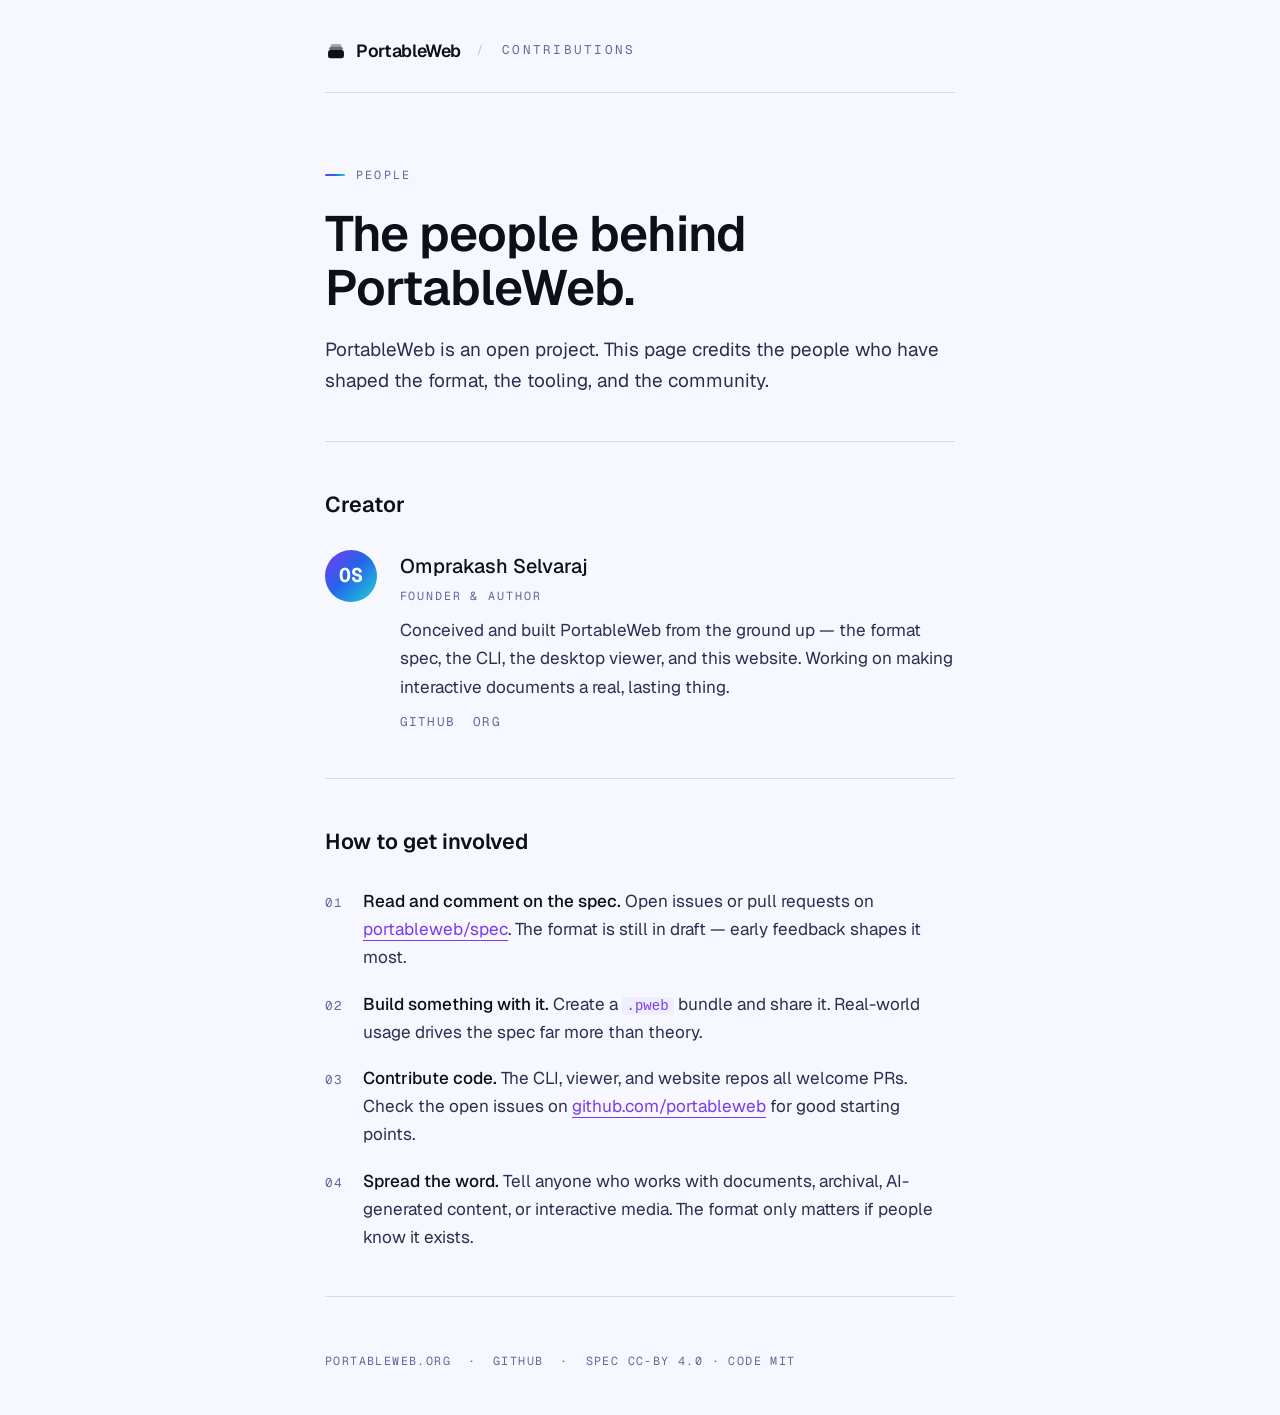
<file: docs/contributions/index.html>
<!DOCTYPE html>
<html lang="en">
<head>
  <meta charset="utf-8">
  <meta name="viewport" content="width=device-width, initial-scale=1">
  <title>Contributions &mdash; PortableWeb</title>
  <meta name="robots" content="noindex, nofollow">
  <link rel="icon" href="/icons/icon.svg" type="image/svg+xml">

  <link rel="preconnect" href="https://fonts.googleapis.com">
  <link rel="preconnect" href="https://fonts.gstatic.com" crossorigin>
  <link href="https://fonts.googleapis.com/css2?family=Geist:wght@400;500;600;700&family=Geist+Mono:wght@400;500;600&display=swap" rel="stylesheet">

  <style>
    :root {
      --ink:        #0f0f1a;
      --ink-soft:   #2d2d50;
      --paper:      #f7f8ff;
      --surface:    #edeeff;
      --border:     rgba(15,15,26,0.12);
      --accent:     #7c3aed;
      --muted:      #6565a0;
      --gradient:   linear-gradient(135deg, #7c3aed 0%, #2563eb 46%, #20d6d2 100%);
      --serif:      "Geist", ui-sans-serif, system-ui, -apple-system, sans-serif;
      --sans:       "Geist", ui-sans-serif, system-ui, -apple-system, sans-serif;
      --mono:       "Geist Mono", ui-monospace, "SFMono-Regular", Menlo, Consolas, monospace;
    }
    @media (prefers-color-scheme: dark) {
      :root {
        --ink:      #e8e8ff;
        --ink-soft: #b0b0d8;
        --paper:    #08080f;
        --surface:  #0f0f1e;
        --border:   rgba(232,232,255,0.1);
        --muted:    #7070a8;
      }
    }

    *, *::before, *::after { box-sizing: border-box; margin: 0; padding: 0; }

    html, body {
      background: var(--paper);
      color: var(--ink);
      font-family: var(--serif);
      font-size: 18px;
      line-height: 1.65;
      -webkit-font-smoothing: antialiased;
      min-height: 100vh;
    }

    a { color: var(--accent); text-decoration: none; border-bottom: 1px solid currentColor; transition: opacity 0.15s; }
    a:hover { opacity: 0.7; }

    /* Scrollbar */
    * { scrollbar-width: thin; scrollbar-color: var(--muted) transparent; }
    ::-webkit-scrollbar { width: 13px; height: 13px; }
    ::-webkit-scrollbar-track { background: transparent; }
    ::-webkit-scrollbar-thumb {
      background-color: var(--muted);
      border-radius: 10px;
      border: 3px solid var(--paper);
      background-clip: padding-box;
    }
    ::-webkit-scrollbar-thumb:hover { background-color: var(--ink-soft); }
    ::-webkit-scrollbar-corner { background: transparent; }

    .wrap { max-width: 720px; margin: 0 auto; padding: 0 clamp(1.25rem, 4vw, 2.5rem); }

    /* Header */
    header.site {
      padding: 2rem 0 1.5rem;
      display: flex;
      align-items: center;
      gap: 0.6rem;
      font-family: var(--mono);
      font-size: 0.7rem;
      letter-spacing: 0.18em;
      text-transform: uppercase;
      color: var(--muted);
      border-bottom: 1px solid var(--border);
    }
    .site-home { color: var(--muted); border-bottom: none; display: flex; align-items: center; gap: 0.5rem; }
    .site-home:hover { color: var(--ink); opacity: 1; }
    .site-glyph { width: 22px; height: 22px; color: var(--ink); display: block; flex-shrink: 0; }
    .site-word { font-family: "Geist", var(--sans); font-size: 0.98rem; font-weight: 600; letter-spacing: -0.02em; text-transform: none; color: var(--ink); }
    .sep { margin: 0 0.25rem; opacity: 0.4; }

    /* Page */
    .page-header {
      padding: clamp(3rem, 8vh, 5rem) 0 2.5rem;
      border-bottom: 1px solid var(--border);
    }

    .eyebrow {
      font-family: var(--mono);
      font-size: 0.65rem;
      letter-spacing: 0.2em;
      text-transform: uppercase;
      color: var(--muted);
      display: flex;
      align-items: center;
      gap: 0.6rem;
      margin-bottom: 1.25rem;
    }
    .eyebrow::before {
      content: "";
      width: 20px; height: 2px;
      background: var(--gradient);
      border-radius: 2px;
    }

    h1 {
      font-size: clamp(2rem, 5vw, 2.75rem);
      font-weight: 600;
      font-style: normal;
      letter-spacing: -0.02em;
      line-height: 1.1;
      margin-bottom: 1rem;
    }

    .page-lede {
      font-size: 1.05rem;
      color: var(--ink-soft);
      max-width: 34em;
    }

    /* Sections */
    section {
      padding: 2.5rem 0;
      border-bottom: 1px solid var(--border);
    }
    section:last-child { border-bottom: none; }

    h2 {
      font-size: 1.2rem;
      font-weight: 600;
      font-style: normal;
      margin-bottom: 1.5rem;
      color: var(--ink);
    }

    /* Person card */
    .person {
      display: flex;
      align-items: flex-start;
      gap: 1.25rem;
    }

    .person-avatar {
      width: 52px;
      height: 52px;
      border-radius: 50%;
      background: var(--gradient);
      flex-shrink: 0;
      display: flex;
      align-items: center;
      justify-content: center;
      font-family: var(--mono);
      font-size: 1.1rem;
      font-weight: 700;
      color: #fff;
      letter-spacing: -0.02em;
    }

    .person-info { flex: 1; }

    .person-name {
      font-size: 1.1rem;
      font-weight: 500;
      margin-bottom: 0.2rem;
    }

    .person-role {
      font-family: var(--mono);
      font-size: 0.65rem;
      letter-spacing: 0.16em;
      text-transform: uppercase;
      color: var(--muted);
      margin-bottom: 0.6rem;
    }

    .person-bio {
      font-size: 0.95rem;
      color: var(--ink-soft);
    }

    .person-links {
      display: flex;
      gap: 1rem;
      margin-top: 0.6rem;
      flex-wrap: wrap;
    }

    .person-links a {
      font-family: var(--mono);
      font-size: 0.7rem;
      letter-spacing: 0.1em;
      text-transform: uppercase;
      color: var(--muted);
      border-bottom: 1px solid transparent;
      transition: color 0.15s, border-color 0.15s;
    }
    .person-links a:hover { color: var(--accent); border-bottom-color: currentColor; opacity: 1; }

    /* How to contribute */
    .contrib-ways { display: flex; flex-direction: column; gap: 1rem; margin-top: 0.5rem; }

    .contrib-way {
      display: grid;
      grid-template-columns: 2ch 1fr;
      gap: 0.75rem;
      align-items: baseline;
    }

    .contrib-num {
      font-family: var(--mono);
      font-size: 0.7rem;
      color: var(--muted);
      letter-spacing: 0.1em;
    }

    .contrib-text { font-size: 0.95rem; color: var(--ink-soft); }
    .contrib-text strong { color: var(--ink); font-weight: 500; }

    /* Footer */
    footer {
      padding: 3rem 0 2.5rem;
      font-family: var(--mono);
      font-size: 0.65rem;
      letter-spacing: 0.12em;
      text-transform: uppercase;
      color: var(--muted);
    }
    footer a { color: var(--muted); border-bottom: 1px solid transparent; }
    footer a:hover { color: var(--ink); border-bottom-color: currentColor; opacity: 1; }

    @media (prefers-reduced-motion: reduce) {
      *, *::before, *::after { transition: none !important; }
    }
  </style>
</head>
<body>
<div class="wrap">

  <header class="site">
    <a class="site-home" href="/">
      <svg class="site-glyph" viewBox="0 0 36 36" aria-hidden="true"><rect x="9" y="6.5" width="18" height="5" rx="2.5" fill="currentColor" opacity="0.32"></rect><rect x="7" y="11" width="22" height="6" rx="3" fill="currentColor" opacity="0.6"></rect><rect x="5" y="16.5" width="26" height="13.5" rx="4" fill="currentColor"></rect></svg>
      <span class="site-word">PortableWeb</span>
    </a>
    <span class="sep">/</span>
    <span>Contributions</span>
  </header>

  <div class="page-header">
    <p class="eyebrow">People</p>
    <h1>The people behind PortableWeb.</h1>
    <p class="page-lede">
      PortableWeb is an open project. This page credits the people who have
      shaped the format, the tooling, and the community.
    </p>
  </div>

  <section>
    <h2>Creator</h2>
    <div class="person">
      <div class="person-avatar" aria-hidden="true">OS</div>
      <div class="person-info">
        <div class="person-name">Omprakash Selvaraj</div>
        <div class="person-role">Founder &amp; author</div>
        <p class="person-bio">
          Conceived and built PortableWeb from the ground up &mdash; the format spec,
          the CLI, the desktop viewer, and this website. Working on making interactive
          documents a real, lasting thing.
        </p>
        <div class="person-links">
          <a href="https://github.com/omscse" target="_blank" rel="noopener">GitHub</a>
          <a href="https://github.com/portableweb" target="_blank" rel="noopener">Org</a>
        </div>
      </div>
    </div>
  </section>

  <section>
    <h2>How to get involved</h2>
    <div class="contrib-ways">
      <div class="contrib-way">
        <span class="contrib-num">01</span>
        <p class="contrib-text">
          <strong>Read and comment on the spec.</strong>
          Open issues or pull requests on
          <a href="https://github.com/portableweb/spec" target="_blank" rel="noopener">portableweb/spec</a>.
          The format is still in draft &mdash; early feedback shapes it most.
        </p>
      </div>
      <div class="contrib-way">
        <span class="contrib-num">02</span>
        <p class="contrib-text">
          <strong>Build something with it.</strong>
          Create a <code style="font-family:ui-monospace,Menlo,monospace;font-size:0.82em;background:var(--surface);padding:1px 5px;border-radius:3px;color:var(--accent)">.pweb</code> bundle
          and share it. Real-world usage drives the spec far more than theory.
        </p>
      </div>
      <div class="contrib-way">
        <span class="contrib-num">03</span>
        <p class="contrib-text">
          <strong>Contribute code.</strong>
          The CLI, viewer, and website repos all welcome PRs.
          Check the open issues on
          <a href="https://github.com/portableweb" target="_blank" rel="noopener">github.com/portableweb</a>
          for good starting points.
        </p>
      </div>
      <div class="contrib-way">
        <span class="contrib-num">04</span>
        <p class="contrib-text">
          <strong>Spread the word.</strong>
          Tell anyone who works with documents, archival, AI-generated content,
          or interactive media. The format only matters if people know it exists.
        </p>
      </div>
    </div>
  </section>

  <footer>
    <a href="/">portableweb.org</a>
    &nbsp;&middot;&nbsp;
    <a href="https://github.com/portableweb">GitHub</a>
    &nbsp;&middot;&nbsp;
    Spec CC-BY 4.0 &middot; Code MIT
  </footer>

</div>
</body>
</html>
</file>
